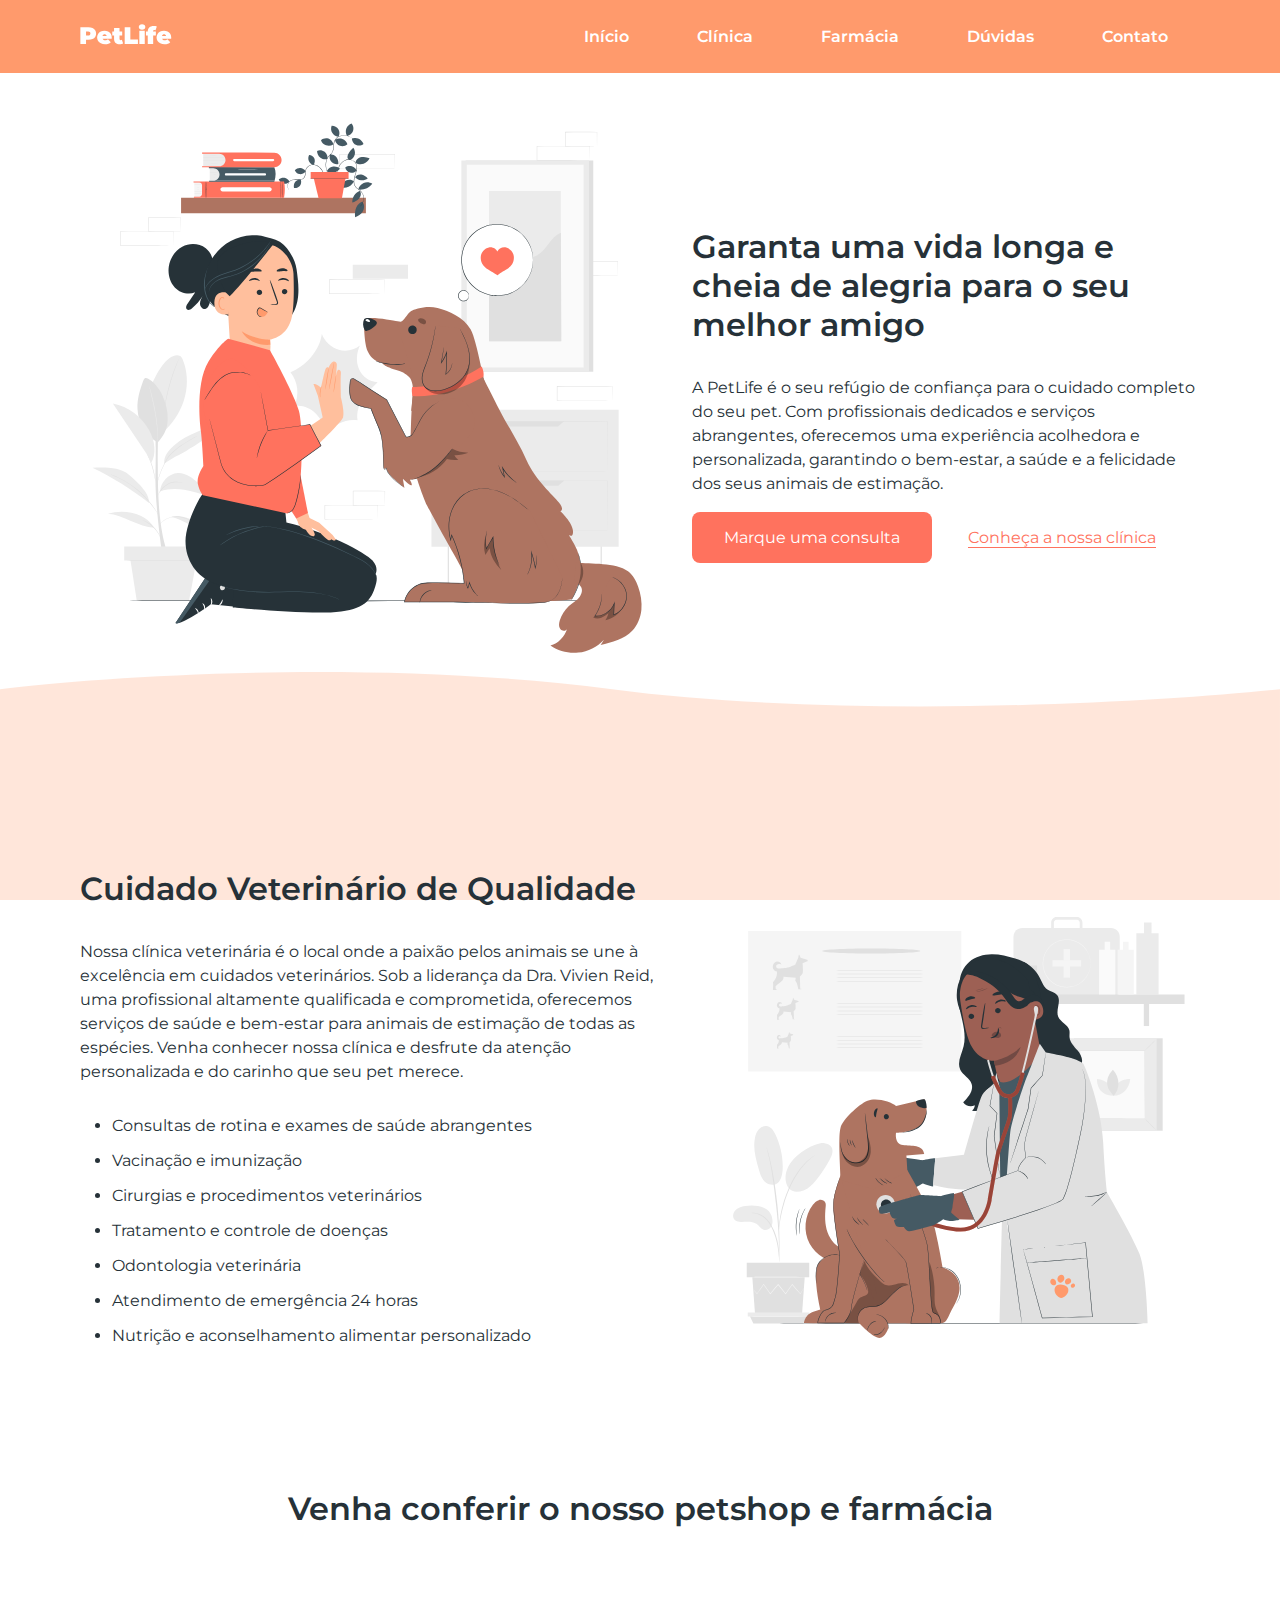
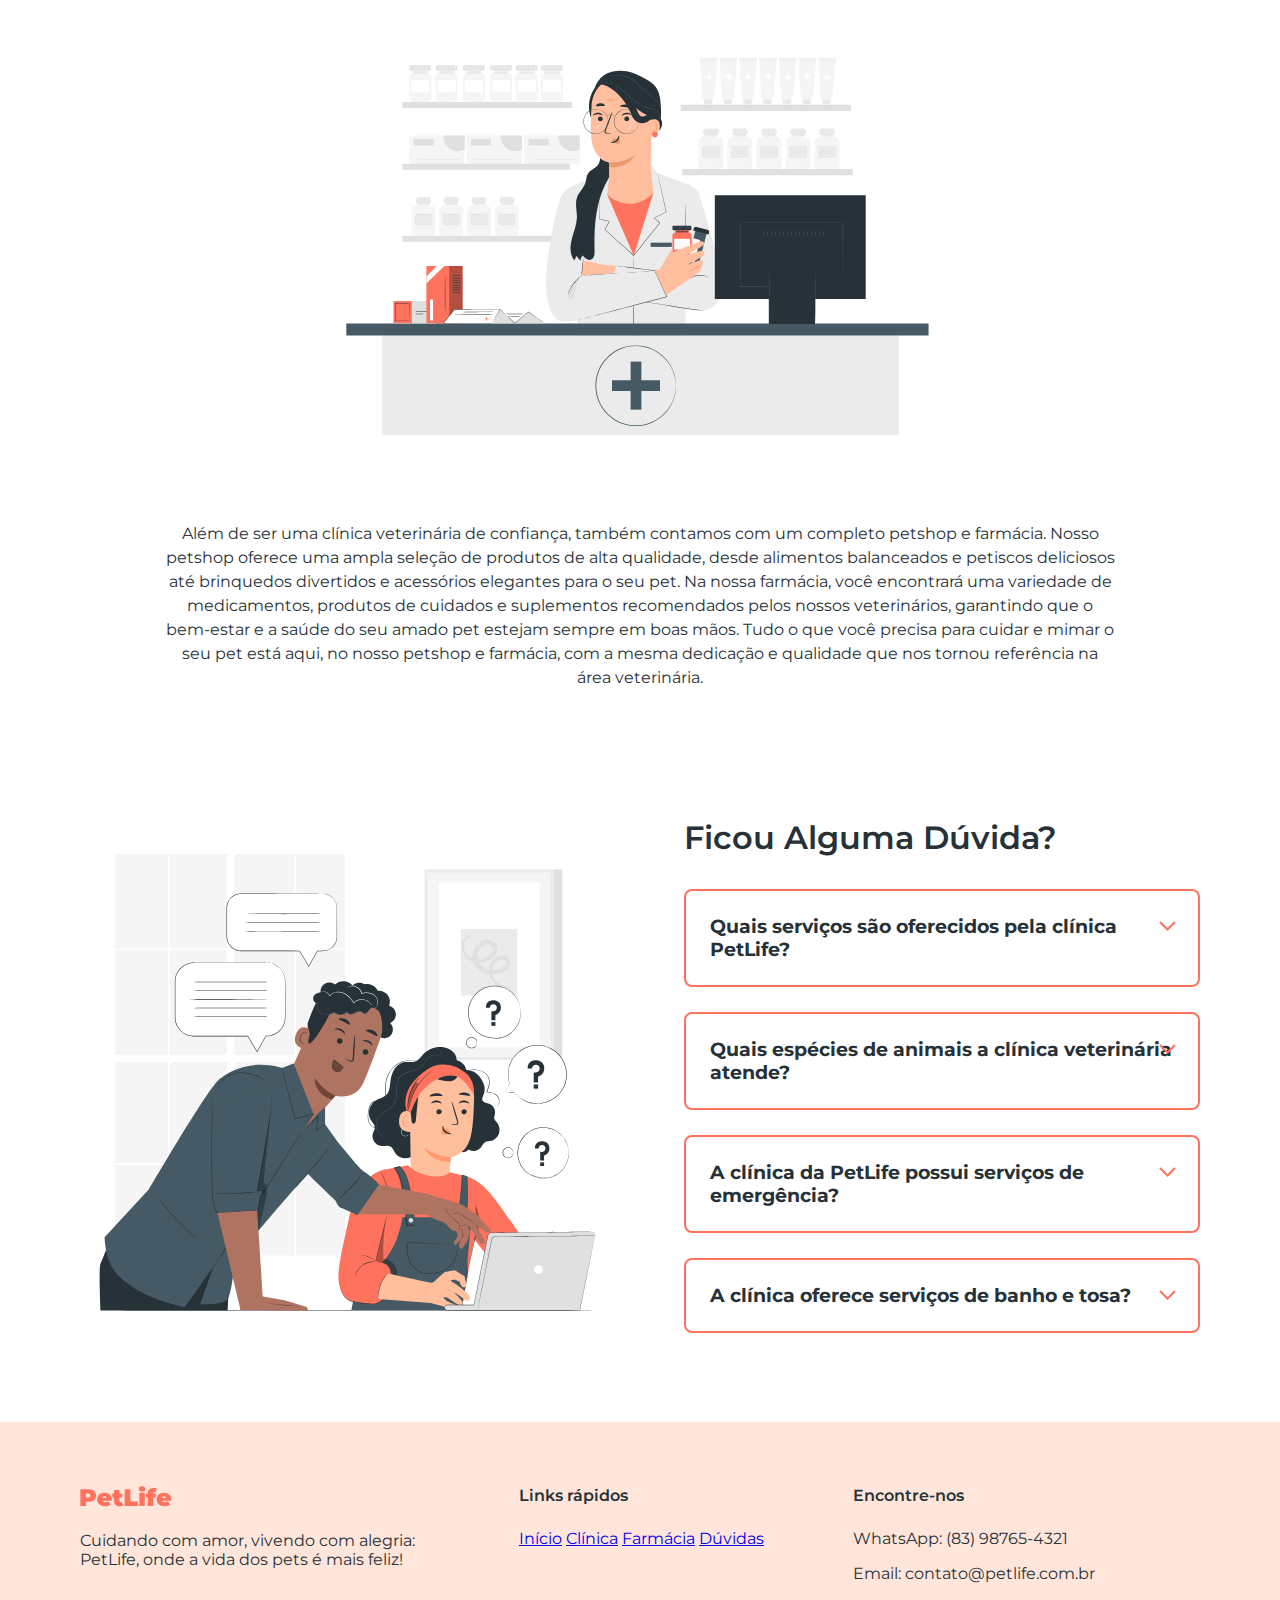
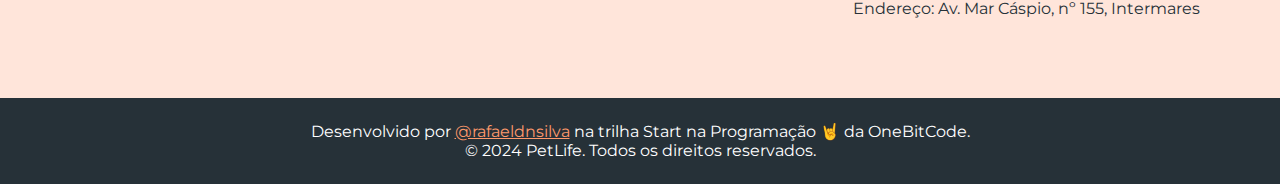
<file: index.html>
<!DOCTYPE html>
<html lang="pt-br">

<head>
    <meta charset="UTF-8">
    <meta name="viewport" content="width=device-width, initial-scale=1.0">
    <title>PetLife</title>
    <meta name='description' content='Vida longa, saudável e feliz para o seu melhor amigo ou amiga'>
    <!--Cascading Style Sheet-->
    <link rel='stylesheet' type='text/css' media='screen' href='style.css'>
    <link rel="preconnect" href="https://fonts.googleapis.com">
    <link rel="preconnect" href="https://fonts.gstatic.com" crossorigin>
    <link href="https://fonts.googleapis.com/css2?family=Montserrat:ital,wght@0,100..900;1,100..900&display=swap" rel="stylesheet">

    
</head>

<body>
    <!-- Cabeçalho -->
    <header>
        <a href="index.html">
            <img src="img/logo-white.svg" alt="PetLife">
        </a>
        <nav>
            <a href="#inicio">Início</a>
            <a href="#clinica">Clínica</a>
            <a href="#farmacia">Farmácia</a>
            <a href="#duvidas">Dúvidas</a>
            <a href="contato.html">Contato</a>
        </nav>
    </header>
    <!-- Conteúdo da página -->
    <main>
        <!-- Seção inicial -->
        <section id="inicio">
            <img src="img/start-img.svg" alt="Imagem principal" width="580" height="580">
            <div>
                <h1>Garanta uma vida longa e cheia de alegria para o seu melhor amigo</h1>
                <p class="paragrafo">
                    A PetLife é o seu refúgio de confiança para o cuidado completo do seu pet. Com profissionais
                    dedicados e serviços abrangentes, oferecemos uma experiência acolhedora e personalizada, garantindo o bem-estar,
                    a saúde e a felicidade dos seus animais de estimação.
                </p>
                <a class="botao" href="https://api.whatsapp.com/send?phone=5583987654321" target="_blank" rel="noopener">Marque uma consulta</a>
                <a class="botao-transparente" href="#clinica">Conheça a nossa clínica</a>
            </div>
            <img class="absolute" src="img/shape.svg" alt="">
        </section>

        <!-- Seção da clínica -->
        <section id="clinica">
            <div>
                <h2>Cuidado Veterinário de Qualidade</h2>
                <p class="paragrafo">
                    Nossa clínica veterinária é o local onde a paixão pelos animais se une à excelência em cuidados
                    veterinários. Sob a liderança da Dra. Vivien Reid, uma profissional altamente qualificada e comprometida,
                    oferecemos serviços de saúde e bem-estar para animais de estimação de todas as espécies. Venha conhecer nossa
                    clínica e desfrute da atenção personalizada e do carinho que seu pet merece.
                </p>
                <ul>
                    <li>Consultas de rotina e exames de saúde abrangentes</li>
                    <li>Vacinação e imunização</li>
                    <li>Cirurgias e procedimentos veterinários</li>
                    <li>Tratamento e controle de doenças</li>
                    <li>Odontologia veterinária</li>
                    <li>Atendimento de emergência 24 horas</li>
                    <li>Nutrição e aconselhamento alimentar personalizado</li>
                </ul>
            </div>
            <img src="img/clinic-img.svg" alt="Imagem Clínica" width="480" height="480" loading="lazy">
        </section>

        <!-- Seção farmácia/petshop -->
        <section id="farmacia">          
            <div>
                <h2>Venha conferir o nosso petshop e farmácia</h2>
                <img src="img/shop-img.svg" alt="shop" width="645" height="430" loading="lazy">
                <p class="paragrafo">
                    Além de ser uma clínica veterinária de confiança, também contamos com um completo petshop e farmácia.
                    Nosso petshop oferece uma ampla seleção de produtos de alta qualidade, desde alimentos balanceados e
                    petiscos deliciosos até brinquedos divertidos e acessórios elegantes para o seu pet. Na nossa farmácia, você
                    encontrará uma variedade de medicamentos, produtos de cuidados e suplementos recomendados pelos nossos
                    veterinários, garantindo que o bem-estar e a saúde do seu amado pet estejam sempre em boas mãos. Tudo o que você
                    precisa para cuidar e mimar o seu pet está aqui, no nosso petshop e farmácia, com a mesma dedicação e qualidade
                    que nos tornou referência na área veterinária.
                </p>
            </div>
        </section>

        <!-- Seção de perguntas frequentes -->
        <section id="duvidas">    
            <img src="img/faq-img.svg" alt="" width="540" height="540" loading="lazy">     
            <div>
                <h2>Ficou Alguma Dúvida?</h2>
                <div class="duvida">
                    <h3>Quais serviços são oferecidos pela clínica PetLife?</h3>
                    <img src="img/arrow-down.svg" alt="">
                    <p class="paragrafo">
                        A clínica da PetLife oferece uma ampla gama de serviços, incluindo consultas de rotina,
                        vacinação, cirurgias, tratamento de doenças, cuidados odontológicos, atendimento de emergência 24 horas,
                        programas de prevenção de pulgas, carrapatos e vermes, entre outros. Nosso objetivo é fornecer cuidados abrangentes e
                        personalizados para garantir a saúde e o bem-estar do seu pet.
                    </p>
                </div>
                <div class="duvida">
                    <h3>Quais espécies de animais a clínica veterinária atende?</h3>
                    <img src="img/arrow-down.svg" alt="">
                    <p class="paragrafo">
                        A clínica veterinária da PetLife atende animais de estimação de todas as espécies, incluindo
                        cães, gatos, pássaros, roedores e répteis. Nossos profissionais possuem conhecimento e experiência para
                        cuidar de diferentes tipos de animais, oferecendo um atendimento especializado e dedicado a cada um deles.
                    </p>
                </div>
                <div class="duvida">
                    <h3>A clínica da PetLife possui serviços de emergência?</h3>
                    <img src="img/arrow-down.svg" alt="">
                    <p class="paragrafo">
                        Sim, a clínica veterinária da PetLife oferece serviços de emergência 24 horas. Se o seu animal
                        de estimação precisar de atendimento veterinário imediato fora do horário de expediente, nossa equipe está
                        pronta para ajudar, fornecendo cuidados urgentes e tratamento adequado para garantir o bem-estar do seu pet.
                    </p>
                </div>
                <div class="duvida">
                    <h3>A clínica oferece serviços de banho e tosa?</h3>
                    <img src="img/arrow-down.svg" alt="">
                    <p class="paragrafo">
                        Sim, a clínica veterinária da PetLife oferece serviços profissionais de banho e tosa. Nossa
                        equipe de profissionais experientes garante que seu pet receba cuidados adequados, usando produtos de alta
                        qualidade e técnicas seguras. O banho e tosa ajudam a manter a higiene, a saúde da pele e pelagem do seu
                        pet, além de proporcionar uma experiência relaxante e agradável para eles.
                    </p>
                </div>
            </div>
        </section>
    </main>
    <!-- Rodapé -->
    <footer>
        <div>
            <img src="img/logo.svg" alt="PetLife">
            <p>
                Cuidando com amor, vivendo com alegria: PetLife, onde a vida dos pets é mais feliz!
            </p>
        </div>
        <div>
            <strong class="titulo">Links rápidos</strong>
            <a href="#inicio">Início</a>
            <a href="#clinica">Clínica</a>
            <a href="#farmacia">Farmácia</a>
            <a href="#duvidas">Dúvidas</a>
        </div>
        <div>
            <strong class="titulo">Encontre-nos</strong>
            <p>WhatsApp: <a href="https://wa.me/5583987654321" target="_blank" rel="noopener">(83) 98765-4321</a></p>
            <p>Email: <a href="mailto:contato@petlife.com.br">contato@petlife.com.br</a></p>
            <p>Endereço: Av. Mar Cáspio, nº 155, Intermares</p>
        </div>
    </footer>
    <div id="copyright">
        <p>Desenvolvido por <a href="https://github.com/rafaeldnsilva" target="_blank" rel="noopener">@rafaeldnsilva</a> na trilha Start na
        Programação 🤘 da OneBitCode.</p>
        <p>&copy; 2024 PetLife. Todos os direitos reservados.</p>
    </div>
    <script src='index.js'></script>
</body>
</html>
</file>
<file: style.css>
* {
    box-sizing: border-box;
    font-family: 'Montserrat', sans-serif;
    margin: 0px;
    padding: 0px;
}

body {
    color: #263138;
}

header {
    background-color: #FF9A6C;
    display: flex;
    align-items: center;
    justify-content: space-between;
    padding-left: 80px;
    padding-right: 80px;
    padding-top: 24px;
    padding-bottom: 24px;
}

header nav a {
    color: #FFFFFF;
    font-weight: 600;
    padding: 32px;
    text-decoration: none;
}

#inicio {
    display: flex;
    align-items: center;
    gap: 32px;
    /*topo, direita, baixo, esquerda*/
    padding: 24px 80px 128px 80px;
}

h1, h2 {
    font-weight: 600;
    font-size: 32px;
    margin-bottom: 32px;
}

.paragrafo {
    line-height: 150%;
    margin-bottom: 32px;
}

.botao {
    background-color: #FF725E;
    border-radius: 8px;
    color: #FFFFFF;
    text-decoration: none;
    /* vertical, horizontal */
    padding: 16px 32px;
}

.botao-transparente {
    background-color: transparent;
    color: #FF725E;
    padding: 16px 32px;
    text-underline-offset: 4px;
}

.absolute {
    position: absolute;
    bottom: 0px;
    left: 0px;
    width: 100%;
    z-index: -10;
}

#clinica {
    display: flex;
    align-items: center;
    gap: 64px;
    padding: 64px 80px;
}

#clinica li {
    margin-bottom: 16px;
    margin-left: 32px;
}

#farmacia {
    padding: 64px 80px;
    text-align: center;
}

#farmacia img {
    margin: 64px auto;
}

#farmacia .paragrafo {
    max-width: 950px;
    margin: 0 auto;
}

#duvidas {
    display: flex;
    align-items: center;
    gap: 64px;
    padding: 64px 80px;
}

.duvida {
    position: relative;
}
.duvida h3 {
    border: 2px solid #FF725E;
    border-radius: 8px;
    cursor: pointer;
    padding: 24px;
}

.duvida img {
    position: absolute;
    top: 32px;
    right: 24px;
}

.duvida .paragrafo {
    border-right: 1px solid #FF725E;
    border-bottom: 1px solid #FF725E;
    border-left: 1px solid #FF725E;
    border-radius: 0 0 8px 8px;
    margin-top: -8px;
    padding: 0px 24px;
    height: 0px;
    opacity: 0;
    overflow: hidden;
    transition: .2s;
}

.duvida.ativa .paragrafo {
    height: fit-content;
    opacity: 1;
    padding: 24px;
}

footer {
    background-color: rgba(255, 152, 108, 0.25);
    display: flex;
    justify-content: space-between;
    gap: 80px;
    padding: 64px 80px;  
}

footer img, footer .titulo {
    display: block;
    font-weight: 600;
    margin-bottom: 24px;
}

footer nav a {
    color: #263138;
    display: block;
    margin-bottom: 16px;
    text-decoration: none;
}

footer p {
    margin-bottom: 16px;
    max-width: 350px;
}

footer p  a {
    color: #263138;
    text-decoration: none;
}

#copyright {
    background-color: #263138;
    color: #FFFFFF;
    text-align: center;
    padding: 24px;
}

#copyright a {
    color: #FF9A6C;
}
</file>
